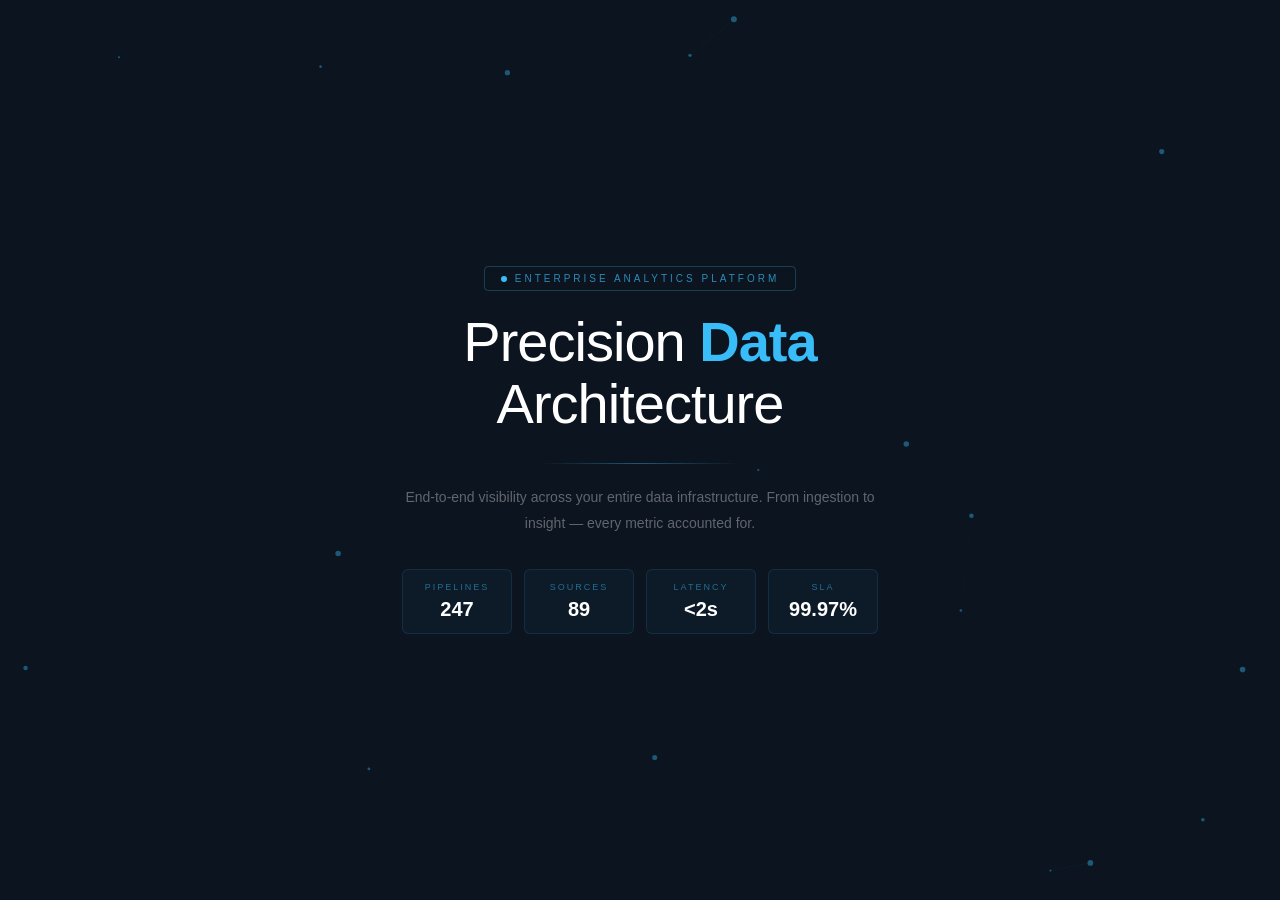
<file: template-gallery/blueprint.html>
<!DOCTYPE html>
<html lang="pt-BR">
<head>
<meta charset="UTF-8">
<meta name="viewport" content="width=device-width, initial-scale=1.0">
<title>Precision Data Architecture</title>
<style>
  *{margin:0;padding:0;box-sizing:border-box;}
  body{width:100%;height:100vh;overflow:hidden;font-family:Inter,sans-serif;background:#0c1420;position:relative;}
  canvas#n1{position:absolute;inset:0;width:100%;height:100%;}
  .content{position:absolute;inset:0;z-index:2;display:flex;flex-direction:column;align-items:center;justify-content:center;text-align:center;padding:2rem;}
  .badge{display:inline-flex;align-items:center;gap:8px;border:1px solid rgba(56,189,248,0.25);border-radius:4px;padding:6px 16px;margin-bottom:20px;opacity:0;animation:bpfade .7s 1s forwards;}
  .badge-dot{width:6px;height:6px;border-radius:50%;background:#38bdf8;animation:bpblink 1.5s infinite;flex-shrink:0;}
  .badge-text{font-size:10px;letter-spacing:3px;text-transform:uppercase;color:rgba(56,189,248,0.7);}
  .headline{font-size:clamp(32px,5vw,56px);font-weight:300;color:#fff;margin-bottom:8px;letter-spacing:-1px;line-height:1.1;opacity:0;animation:bpfade .7s 1.3s forwards;}
  .headline strong{font-weight:700;color:#38bdf8;}
  .divider{width:0;height:1px;background:linear-gradient(90deg,transparent,rgba(56,189,248,0.4),transparent);margin:20px auto;animation:bpexp .8s 1.8s forwards;}
  .subtitle{font-size:14px;color:rgba(255,255,255,0.35);max-width:500px;line-height:1.9;opacity:0;animation:bpfade .7s 2s forwards;}
  .stats{display:flex;gap:12px;margin-top:2rem;flex-wrap:wrap;justify-content:center;opacity:0;animation:bpfade .7s 2.4s forwards;}
  .stat-card{border:1px solid rgba(56,189,248,0.12);border-radius:6px;padding:12px 20px;background:rgba(56,189,248,0.04);min-width:110px;transition:border-color .2s,background .2s;}
  .stat-card:hover{border-color:rgba(56,189,248,0.3);background:rgba(56,189,248,0.08);}
  .stat-label{font-size:9px;letter-spacing:2px;text-transform:uppercase;color:rgba(56,189,248,0.5);margin-bottom:6px;}
  .stat-value{font-size:20px;font-weight:600;color:#fff;}
  @keyframes bpfade{from{opacity:0;transform:translateY(12px)}to{opacity:1;transform:translateY(0)}}
  @keyframes bpexp{to{width:200px}}
  @keyframes bpblink{0%,100%{opacity:1}50%{opacity:.2}}
</style>
</head>
<body>
<canvas id="n1"></canvas>
<div class="content">
  <div class="badge"><div class="badge-dot"></div><span class="badge-text">Enterprise Analytics Platform</span></div>
  <div class="headline">Precision <strong>Data</strong><br>Architecture</div>
  <div class="divider"></div>
  <div class="subtitle">End-to-end visibility across your entire data infrastructure. From ingestion to insight — every metric accounted for.</div>
  <div class="stats">
    <div class="stat-card"><div class="stat-label">Pipelines</div><div class="stat-value">247</div></div>
    <div class="stat-card"><div class="stat-label">Sources</div><div class="stat-value">89</div></div>
    <div class="stat-card"><div class="stat-label">Latency</div><div class="stat-value">&lt;2s</div></div>
    <div class="stat-card"><div class="stat-label">SLA</div><div class="stat-value">99.97%</div></div>
  </div>
</div>
<script>
var nc=document.getElementById('n1'),nx=nc.getContext('2d'),nw,nh,nd=[];
function ni(){nw=nc.width=window.innerWidth;nh=nc.height=window.innerHeight;nd=Array.from({length:18},function(){return{x:Math.random()*nw,y:Math.random()*nh,vx:(Math.random()-.5)*.25,vy:(Math.random()-.5)*.25,r:Math.random()*2+1};});}
function ndr(){
  nx.clearRect(0,0,nw,nh);
  nd.forEach(function(n){n.x+=n.vx;n.y+=n.vy;if(n.x<0||n.x>nw)n.vx*=-1;if(n.y<0||n.y>nh)n.vy*=-1;});
  nd.forEach(function(a,i){nd.forEach(function(b,j){if(j<=i)return;var d=Math.hypot(a.x-b.x,a.y-b.y);if(d<180){nx.strokeStyle='rgba(56,189,248,'+(0.12*(1-d/180))+')';nx.lineWidth=.5;nx.beginPath();nx.moveTo(a.x,a.y);nx.lineTo(b.x,b.y);nx.stroke();}});});
  nd.forEach(function(n){nx.beginPath();nx.arc(n.x,n.y,n.r,0,Math.PI*2);nx.fillStyle='rgba(56,189,248,0.4)';nx.fill();});
  requestAnimationFrame(ndr);
}
ni();ndr();window.addEventListener('resize',ni);
</script>
</body>
</html>
</file>
